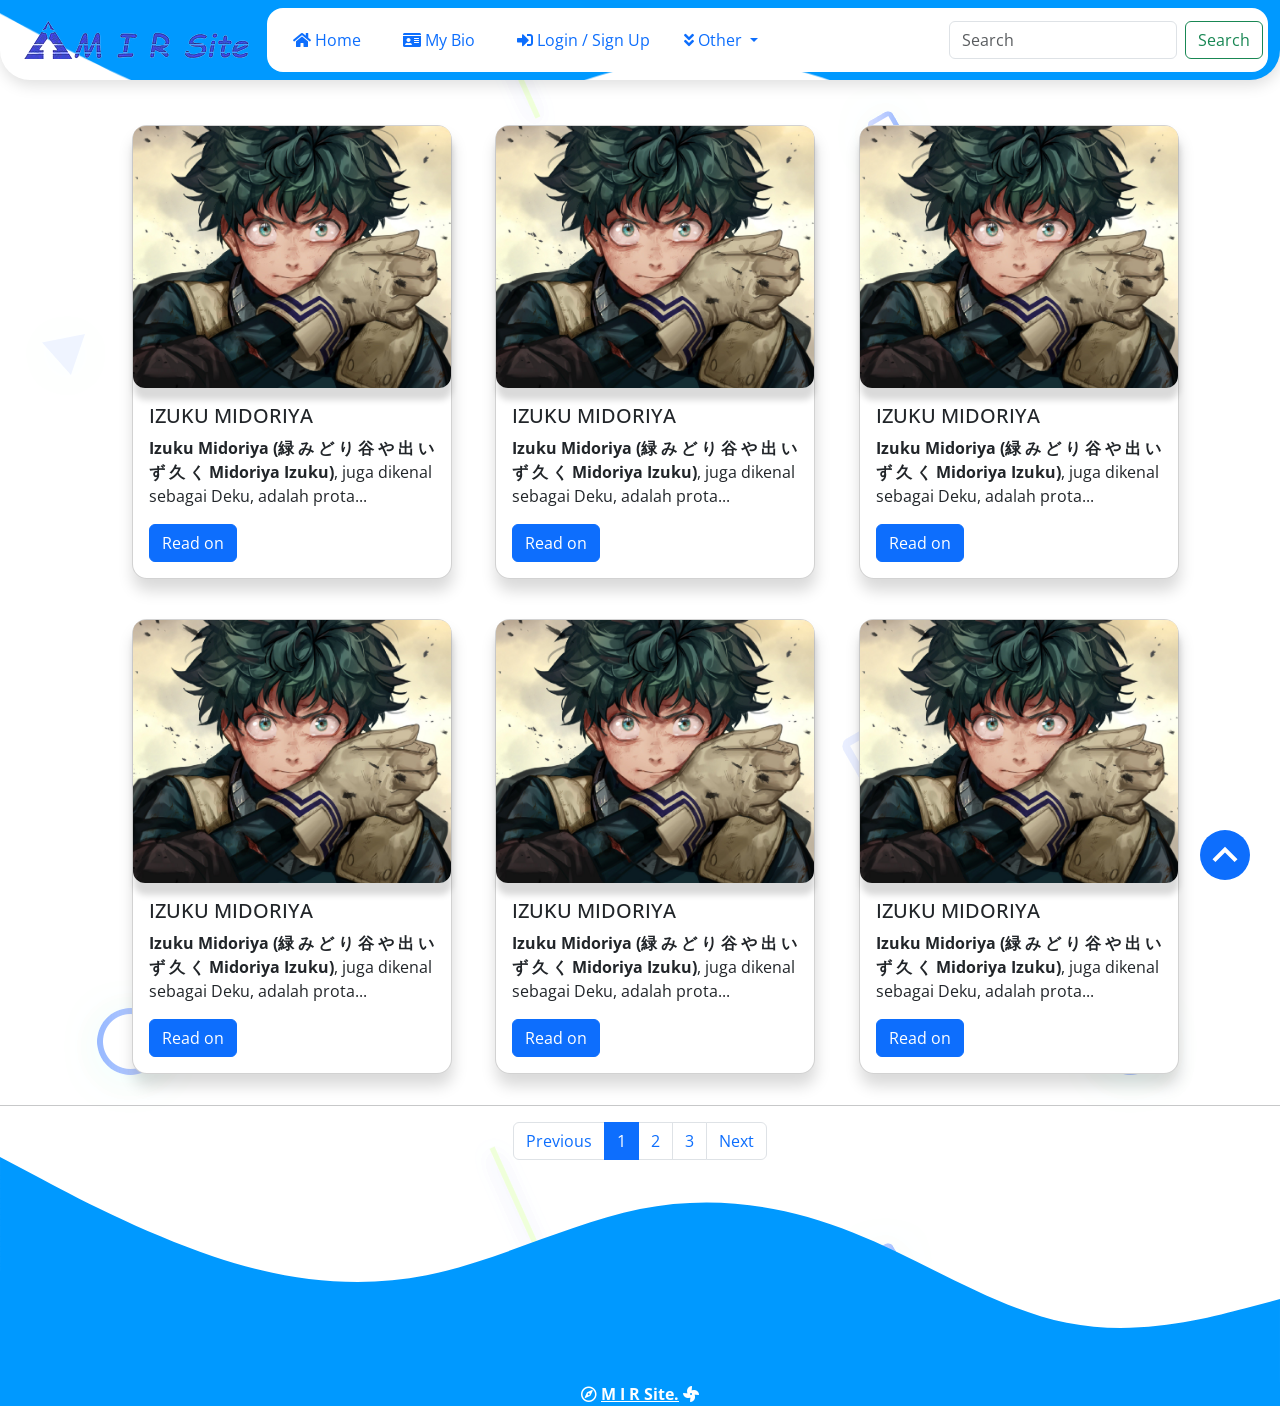
<file: index.html>
<!doctype html>
<html lang="en">

<head>
    <!-- Required meta tags -->
    <meta charset="utf-8">
    <meta name="viewport" content="width=device-width, initial-scale=1">
    <link rel="preconnect" href="https://fonts.gstatic.com">
    <link href="https://fonts.googleapis.com/css2?family=Open+Sans&display=swap" rel="stylesheet">
    <!-- Font Awesome -->
    <link href="https://cdnjs.cloudflare.com/ajax/libs/font-awesome/5.15.1/css/all.min.css" rel="stylesheet" />
    <!-- Bootstrap CSS -->
    <link href="https://cdn.jsdelivr.net/npm/bootstrap@5.0.0-beta3/dist/css/bootstrap.min.css" rel="stylesheet"
        integrity="sha384-eOJMYsd53ii+scO/bJGFsiCZc+5NDVN2yr8+0RDqr0Ql0h+rP48ckxlpbzKgwra6" crossorigin="anonymous">
    <!-- Style CSS -->
    <link rel="stylesheet" href="style.css">
    <title>Home - MIR Site</title>
    <!--fav-icon-->
    <link rel="shortcut icon" href="image/faviconsm.png" />

</head>

<body>
    <!-- navbar -->
    <nav class="navbar fixed-top navbar-expand-lg navbar-light bg-primary"
        style="background-image: url(image/waveup.png);background-size: cover;box-shadow: 1px 5px 15px rgba(0, 0, 0, 0.13);border-radius: 0 0 30px 30px;">

        <div class="container-fluid">
            <a class="navbar-brand" href="index.html">
                <img src="image/logo.png" alt="logoku">
            </a>
            <button class="navbar-toggler" type="button" data-bs-toggle="collapse"
                data-bs-target="#navbarSupportedContent" aria-controls="navbarSupportedContent" aria-expanded="false"
                aria-label="Toggle navigation">
                <span class="navbar-toggler-icon"></span>
            </button>
            <div class="collapse navbar-collapse" id="navbarSupportedContent"
                style="background-color: rgb(255, 255, 255); border-radius: 16px; padding: 5px;">
                <ul class="navbar-nav me-auto mb-2 mb-lg-0">
                    <li class="nav-item">
                        <a class="nav-link active" href="index.html" aria-current="page">
                            <button type="button" class="btn btn-outline-primary "><i class="fas fa-home"></i>
                                Home</button></a>
                    </li>
                    <li class="nav-item">
                        <a class="nav-link" href="bio.html">
                            <button type="button" class="btn btn-outline-primary "><i class="fas fa-id-card"></i> My
                                Bio</button>
                        </a>
                    </li>
                    <li class="nav-item">
                        <a class="nav-link" href="logsign.html">
                            <button type="button" class="btn btn-outline-primary "><i class="fas fa-sign-in-alt"></i>
                                Login / Sign Up</button>
                        </a>
                    </li>

                    <li class="nav-item dropdown" style="padding-top: 8px;">
                        <a class="btn btn-outline-primary dropdown-toggle" role="button" id="dropdownMenuLink"
                            data-bs-toggle="dropdown" aria-expanded="false">
                            <i class="fas fa-angle-double-down"></i> Other
                        </a>
                        <ul class="dropdown-menu" aria-labelledby="navbarDropdown"
                            style="box-shadow: 1px 10px 10px 5px rgba(0, 0, 0, 0.15);">
                            <li><a class="dropdown-item" href="domSelection.html">Praktik - Dom Selection</a></li>
                            <li><a class="dropdown-item" href="domSelectionMod.html">Latihan - Dom Selection</a></li>
                        </ul>

                    </li>
                </ul>

                <form class="d-flex">
                    <input class="form-control me-2" type="search" placeholder="Search" aria-label="Search">
                    <button class="btn btn-outline-success" type="submit">Search</button>
                </form>

            </div>
        </div>
    </nav>

    <!-- konten -->

    <div class="container overflow-visible">
        <div class="row" style="padding-top: 100px;padding-left: 50px;margin-top: calc(var(--bs-gutter-y) * -1);">



            <div class="col-lg-4" style="padding-top: 25px;padding-bottom: 15px;">
                <div class="card" style="width: 20rem;box-shadow: 1px 12px 15px rgba(4, 4, 4, 0.15);">
                    <img src="image/homemidoriya.png" class="card-img-top" alt="deku"
                        style="border-radius: 12px;box-shadow: 1px 12px 6px rgba(4, 4, 4, 0.15);">
                    <div class="card-body">
                        <h5 class="card-title">IZUKU MIDORIYA</h5>
                        <p class="card-text"><b>Izuku Midoriya (緑 み ど り 谷 や 出 い ず 久 く Midoriya Izuku)</b>, juga dikenal
                            sebagai
                            Deku, adalah prota...</p>
                        <a href="deku.html" class="btn btn-primary stretched-link">Read on</a>
                    </div>
                </div>
            </div>


            <div class="col-lg-4" style="padding-top: 25px;padding-bottom: 15px;">
                <div class="card" style="width: 20rem;box-shadow: 1px 12px 15px rgba(4, 4, 4, 0.15);">
                    <img src="image/homemidoriya.png" class="card-img-top" alt="deku"
                        style="border-radius: 12px;box-shadow: 1px 12px 6px rgba(4, 4, 4, 0.15);">
                    <div class="card-body">
                        <h5 class="card-title">IZUKU MIDORIYA</h5>
                        <p class="card-text"><b>Izuku Midoriya (緑 み ど り 谷 や 出 い ず 久 く Midoriya Izuku)</b>, juga dikenal
                            sebagai
                            Deku, adalah prota...</p>
                        <a href="deku.html" class="btn btn-primary stretched-link">Read on</a>
                    </div>
                </div>
            </div>

            <div class="col-lg-4" style="padding-top: 25px;padding-bottom: 15px;">
                <div class="card" style="width: 20rem;box-shadow: 1px 12px 15px rgba(4, 4, 4, 0.15);">
                    <img src="image/homemidoriya.png" class="card-img-top" alt="deku"
                        style="border-radius: 12px;box-shadow: 1px 12px 6px rgba(4, 4, 4, 0.15);">
                    <div class="card-body">
                        <h5 class="card-title">IZUKU MIDORIYA</h5>
                        <p class="card-text"><b>Izuku Midoriya (緑 み ど り 谷 や 出 い ず 久 く Midoriya Izuku)</b>, juga dikenal
                            sebagai
                            Deku, adalah prota...</p>
                        <a href="deku.html" class="btn btn-primary stretched-link">Read on</a>
                    </div>
                </div>
            </div>

            <div class="col-lg-4" style="padding-top: 25px;padding-bottom: 15px;">
                <div class="card" style="width: 20rem;box-shadow: 1px 12px 15px rgba(4, 4, 4, 0.15);">
                    <img src="image/homemidoriya.png" class="card-img-top" alt="deku"
                        style="border-radius: 12px;box-shadow: 1px 12px 6px rgba(4, 4, 4, 0.15);">
                    <div class="card-body">
                        <h5 class="card-title">IZUKU MIDORIYA</h5>
                        <p class="card-text"><b>Izuku Midoriya (緑 み ど り 谷 や 出 い ず 久 く Midoriya Izuku)</b>, juga dikenal
                            sebagai
                            Deku, adalah prota...</p>
                        <a href="deku.html" class="btn btn-primary stretched-link">Read on</a>
                    </div>
                </div>
            </div>

            <div class="col-lg-4" style="padding-top: 25px;padding-bottom: 15px;">
                <div class="card" style="width: 20rem;box-shadow: 1px 12px 15px rgba(4, 4, 4, 0.15);">
                    <img src="image/homemidoriya.png" class="card-img-top" alt="deku"
                        style="border-radius: 12px;box-shadow: 1px 12px 6px rgba(4, 4, 4, 0.15);">
                    <div class="card-body">
                        <h5 class="card-title">IZUKU MIDORIYA</h5>
                        <p class="card-text"><b>Izuku Midoriya (緑 み ど り 谷 や 出 い ず 久 く Midoriya Izuku)</b>, juga dikenal
                            sebagai
                            Deku, adalah prota...</p>
                        <a href="deku.html" class="btn btn-primary stretched-link">Read on</a>
                    </div>
                </div>
            </div>

            <div class="col-lg-4" style="padding-top: 25px;padding-bottom: 15px;">
                <div class="card" style="width: 20rem;box-shadow: 1px 12px 15px rgba(4, 4, 4, 0.15);">
                    <img src="image/homemidoriya.png" class="card-img-top" alt="deku"
                        style="border-radius: 12px;box-shadow: 1px 12px 6px rgba(4, 4, 4, 0.15);">
                    <div class="card-body">
                        <h5 class="card-title">IZUKU MIDORIYA</h5>
                        <p class="card-text"><b>Izuku Midoriya (緑 み ど り 谷 や 出 い ず 久 く Midoriya Izuku)</b>, juga dikenal
                            sebagai
                            Deku, adalah prota...</p>
                        <a href="deku.html" class="btn btn-primary stretched-link">Read on</a>
                    </div>
                </div>
            </div>

        </div>
    </div>



    <hr>
    <!-- footer-->
    <footer>
        <nav aria-label="Page navigation example">
            <ul class="pagination justify-content-center">
                <li class="page-item"><a class="page-link" href="#">Previous</a></li>
                <li class="page-item active"><a class="page-link" href="#">1</a></li>
                <li class="page-item"><a class="page-link" href="#">2</a></li>
                <li class="page-item"><a class="page-link" href="#">3</a></li>
                <li class="page-item"><a class="page-link" href="#">Next</a></li>
            </ul>
        </nav>

        <!-- SVG -->
        <svg xmlns="http://www.w3.org/2000/svg" viewBox="0 0 1440 320" style="margin-top: -76px;">
            <path fill="#0099ff" fill-opacity="1"
                d="M0,64L40,85.3C80,107,160,149,240,176C320,203,400,213,480,197.3C560,181,640,139,720,122.7C800,107,880,117,960,149.3C1040,181,1120,235,1200,250.7C1280,267,1360,245,1400,234.7L1440,224L1440,320L1400,320C1360,320,1280,320,1200,320C1120,320,1040,320,960,320C880,320,800,320,720,320C640,320,560,320,480,320C400,320,320,320,240,320C160,320,80,320,40,320L0,320Z">
            </path>
        </svg>

        <p class="text-center" style="background-color: #0099ff;color: #fff;margin-bottom: 0rem;margin-top: -2px;"><i
                class="far fa-compass fa-spin"></i> <b><u>M I R Site.</i></u></b> <i class="fas fa-fan fa-spin"></i></p>
    </footer>
    <!-- Bootstrap JS -->
    <script src="https://cdn.jsdelivr.net/npm/bootstrap@5.0.0-beta3/dist/js/bootstrap.bundle.min.js"
        integrity="sha384-JEW9xMcG8R+pH31jmWH6WWP0WintQrMb4s7ZOdauHnUtxwoG2vI5DkLtS3qm9Ekf" crossorigin="anonymous">
    </script>
    <script>
        var tooltipTriggerList = [].slice.call(document.querySelectorAll('[data-bs-toggle="tooltip"]'))
        var tooltipList = tooltipTriggerList.map(function (tooltipTriggerEl) {
            return new bootstrap.Tooltip(tooltipTriggerEl)
        })
    </script>
    <a href="#" class="ignielToTop"></a>
</body>

</html>
</file>
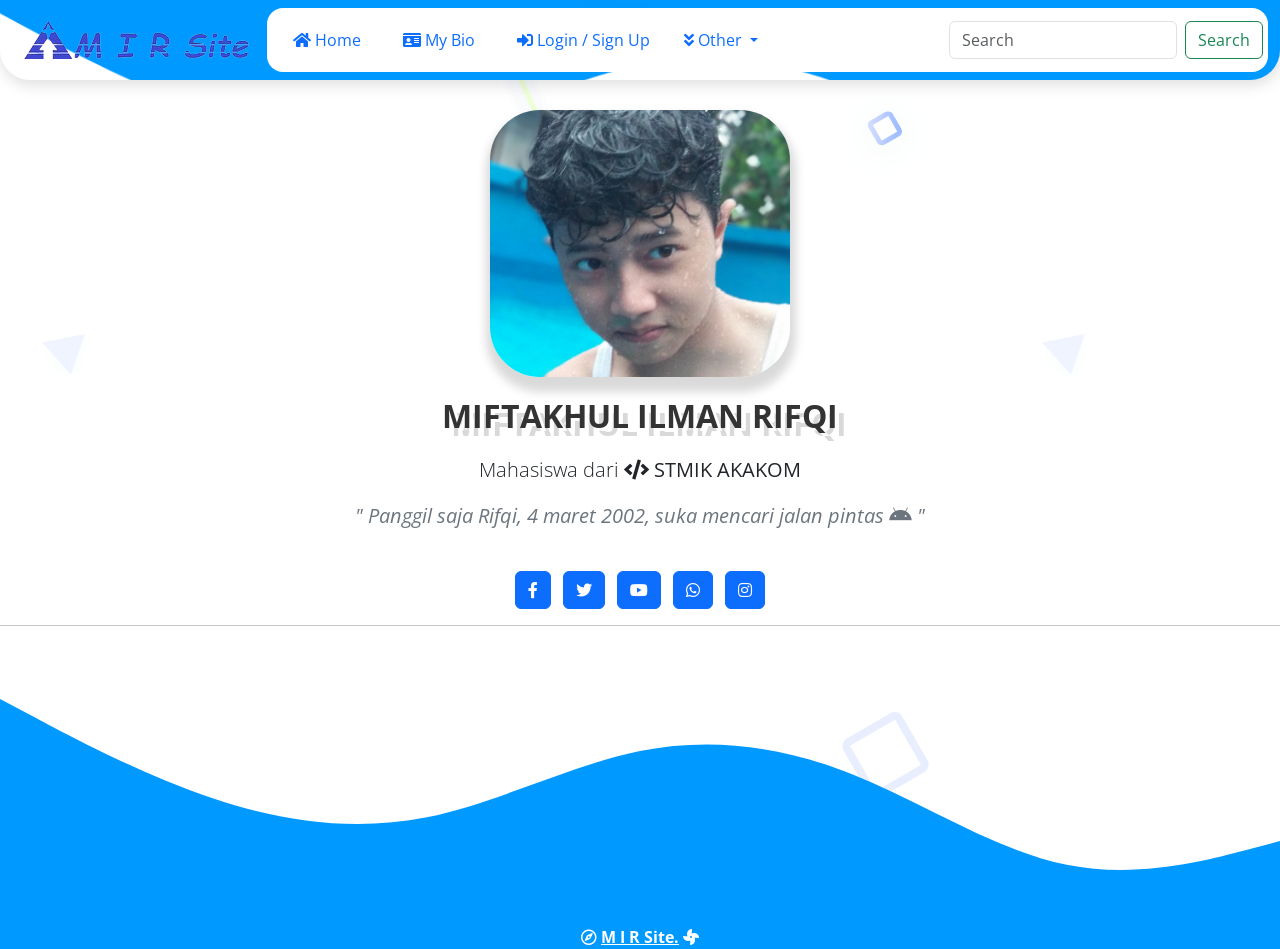
<file: bio.html>
<!doctype html>
<html lang="en">

<head>
    <!-- Required meta tags -->
    <meta charset="utf-8">
    <meta name="viewport" content="width=device-width, initial-scale=1">
    <link rel="preconnect" href="https://fonts.gstatic.com">
    <link href="https://fonts.googleapis.com/css2?family=Open+Sans&display=swap" rel="stylesheet">
    <!-- Font Awesome -->
    <link href="https://cdnjs.cloudflare.com/ajax/libs/font-awesome/5.15.1/css/all.min.css" rel="stylesheet" />
    <!-- Bootstrap CSS -->
    <link href="https://cdn.jsdelivr.net/npm/bootstrap@5.0.0-beta3/dist/css/bootstrap.min.css" rel="stylesheet"
        integrity="sha384-eOJMYsd53ii+scO/bJGFsiCZc+5NDVN2yr8+0RDqr0Ql0h+rP48ckxlpbzKgwra6" crossorigin="anonymous">
    <!-- Style CSS -->
    <link rel="stylesheet" href="style.css">
    <title>My Bio - MIR Site</title>
    <!--fav-icon-->
    <link rel="shortcut icon" href="image/faviconsm.png" />

</head>

<body>
    <!-- navbar -->
    <nav class="navbar fixed-top navbar-expand-lg navbar-light bg-primary"
        style="background-image: url(image/waveup.png);background-size: cover;box-shadow: 1px 5px 15px rgba(0, 0, 0, 0.13);border-radius: 0 0 30px 30px;">

        <div class="container-fluid">
            <a class="navbar-brand" href="index.html">
                <img src="image/logo.png" alt="logoku">
            </a>
            <button class="navbar-toggler" type="button" data-bs-toggle="collapse"
                data-bs-target="#navbarSupportedContent" aria-controls="navbarSupportedContent" aria-expanded="false"
                aria-label="Toggle navigation">
                <span class="navbar-toggler-icon"></span>
            </button>
            <div class="collapse navbar-collapse" id="navbarSupportedContent"
                style="background-color: rgb(255, 255, 255); border-radius: 16px; padding: 5px;">
                <ul class="navbar-nav me-auto mb-2 mb-lg-0">
                    <li class="nav-item">
                        <a class="nav-link active" href="index.html" aria-current="page">
                            <button type="button" class="btn btn-outline-primary "><i class="fas fa-home"></i>
                                Home</button></a>
                    </li>
                    <li class="nav-item">
                        <a class="nav-link" href="bio.html">
                            <button type="button" class="btn btn-outline-primary "><i class="fas fa-id-card"></i> My
                                Bio</button>
                        </a>
                    </li>
                    <li class="nav-item">
                        <a class="nav-link" href="logsign.html">
                            <button type="button" class="btn btn-outline-primary "><i class="fas fa-sign-in-alt"></i>
                                Login / Sign Up</button>
                        </a>
                    </li>

                    <li class="nav-item dropdown" style="padding-top: 8px;">
                        <a class="btn btn-outline-primary dropdown-toggle" role="button" id="dropdownMenuLink"
                            data-bs-toggle="dropdown" aria-expanded="false">
                            <i class="fas fa-angle-double-down"></i> Other
                        </a>
                        <ul class="dropdown-menu" aria-labelledby="navbarDropdown"
                            style="box-shadow: 1px 10px 10px 5px rgba(0, 0, 0, 0.15);">
                            <li><a class="dropdown-item" href="domSelection.html">Praktik - Dom Selection</a></li>
                            <li><a class="dropdown-item" href="domSelectionMod.html">Latihan - Dom Selection</a></li>
                        </ul>
                    </li>
                </ul>

                <form class="d-flex">
                    <input class="form-control me-2" type="search" placeholder="Search" aria-label="Search">
                    <button class="btn btn-outline-success" type="submit">Search</button>
                </form>

            </div>
        </div>
    </nav>

    <!-- konten -->

    <div class="container ">
        <div style="padding-top: 100px;margin-top: calc(var(--bs-gutter-y) * -1);"></div>

        <section class="text-center">
            <img src="image/fotoku.jpg" alt="tampandanberani"
                style="width: 300px;margin-top: 10px;border-radius: 50px;box-shadow: 1px 10px 10px 5px rgba(0, 0, 0, 0.15);"">
            <h1 class=" tulis display-4 fw-bold fs-2" style="margin-top: 20px;">MIFTAKHUL ILMAN RIFQI</h1>
            <p class="lead" style="margin-top: 20px;">
                Mahasiswa dari <i class="fas fa-code"></i> <b class="fs-5">STMIK AKAKOM</b>
            </p>
            <blockquote class="blockquote text-secondary fst-italic ">
                <p>" Panggil saja Rifqi, 4 maret 2002, suka mencari jalan pintas <i class="fab fa-android"></i> " </p>
            </blockquote>
            <br>
            <div class="text-center mb-3">
                <a href="https://web.facebook.com/BozzClax/" target="_blank"><button type="button"
                        class="btn btn-primary btn-floating mx-1">
                        <i class="fab fa-facebook-f"></i>
                    </button></a>

                <a href="https://twitter.com/IlmanMiftakhul?s=09" target="_blank"><button type="button"
                        class="btn btn-primary btn-floating mx-1">
                        <i class="fab fa-twitter"></i>
                    </button></a>

                <a href="https://youtube.com/channel/UCLr9cQIzbUuO8LdWpZK72iQ" target="_blank"><button type="button"
                        class="btn btn-primary btn-floating mx-1">
                        <i class="fab fa-youtube"></i>
                    </button></a>

                <a href="https://api.whatsapp.com/send?phone=6282251204797&text=Hai, Chat-an yuk"
                    target="_blank"><button type="button" class="btn btn-primary btn-floating mx-1">
                        <i class="fab fa-whatsapp"></i>
                    </button></a>

                <a href="https://www.instagram.com/miftakhul_ilman_rifqi/" target="_blank"><button type="button"
                        class="btn btn-primary btn-floating mx-1">
                        <i class="fab fa-instagram"></i>
                    </button></a>
            </div>
        </section>
    </div>
    </div>
    </div>


    <hr>
    <!-- footer -->
    <footer>
        <svg xmlns="http://www.w3.org/2000/svg" viewBox="0 0 1440 320">
            <path fill="#0099ff" fill-opacity="1"
                d="M0,64L40,85.3C80,107,160,149,240,176C320,203,400,213,480,197.3C560,181,640,139,720,122.7C800,107,880,117,960,149.3C1040,181,1120,235,1200,250.7C1280,267,1360,245,1400,234.7L1440,224L1440,320L1400,320C1360,320,1280,320,1200,320C1120,320,1040,320,960,320C880,320,800,320,720,320C640,320,560,320,480,320C400,320,320,320,240,320C160,320,80,320,40,320L0,320Z">
            </path>
        </svg>
        <p class="text-center" style="background-color: #0099ff;color: #fff;margin-bottom: 0rem;margin-top: -2px;"><i
                class="far fa-compass fa-spin"></i> <b><u>M I R Site.</i></u></b> <i class="fas fa-fan fa-spin"></i></p>

    </footer>

    <script src="https://cdn.jsdelivr.net/npm/bootstrap@5.0.0-beta3/dist/js/bootstrap.bundle.min.js"
        integrity="sha384-JEW9xMcG8R+pH31jmWH6WWP0WintQrMb4s7ZOdauHnUtxwoG2vI5DkLtS3qm9Ekf" crossorigin="anonymous">
    </script>
    <script>
        var tooltipTriggerList = [].slice.call(document.querySelectorAll('[data-bs-toggle="tooltip"]'))
        var tooltipList = tooltipTriggerList.map(function (tooltipTriggerEl) {
            return new bootstrap.Tooltip(tooltipTriggerEl)
        })
    </script>
    
</body>

</html>
</file>
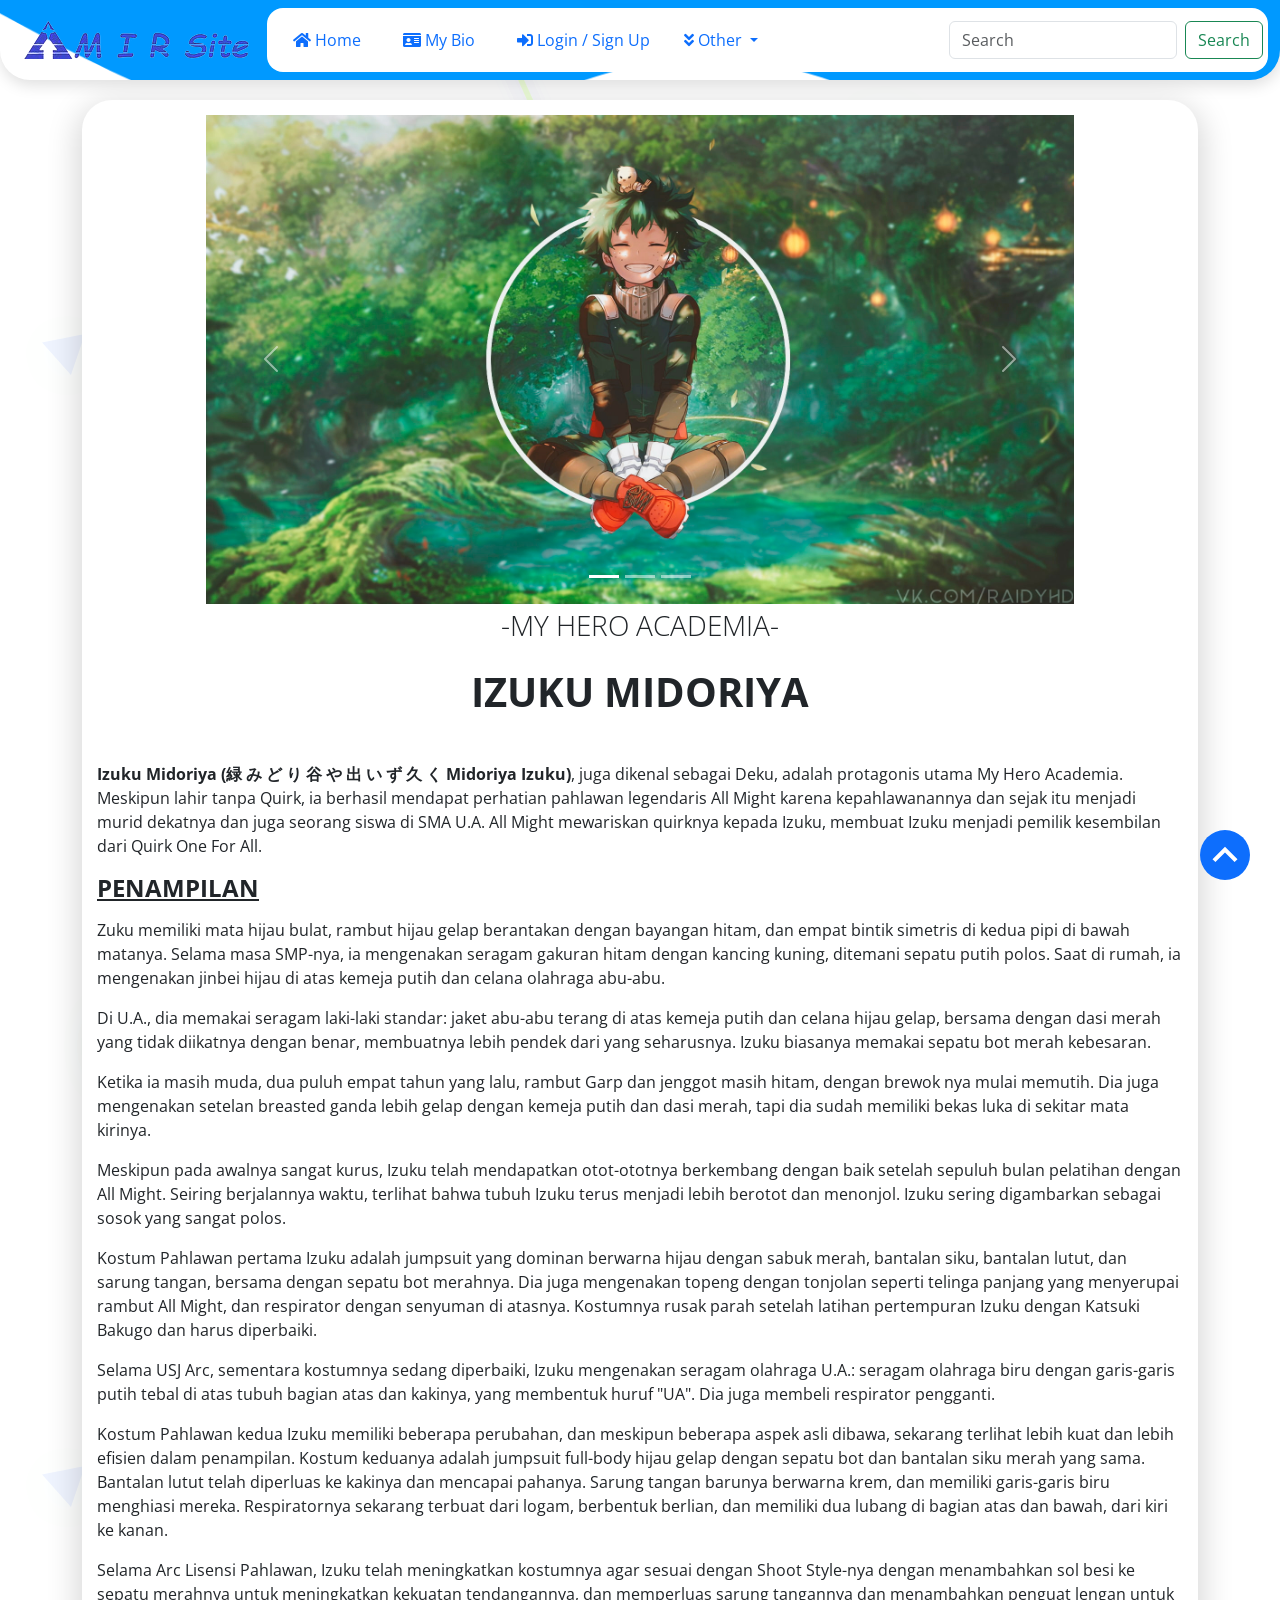
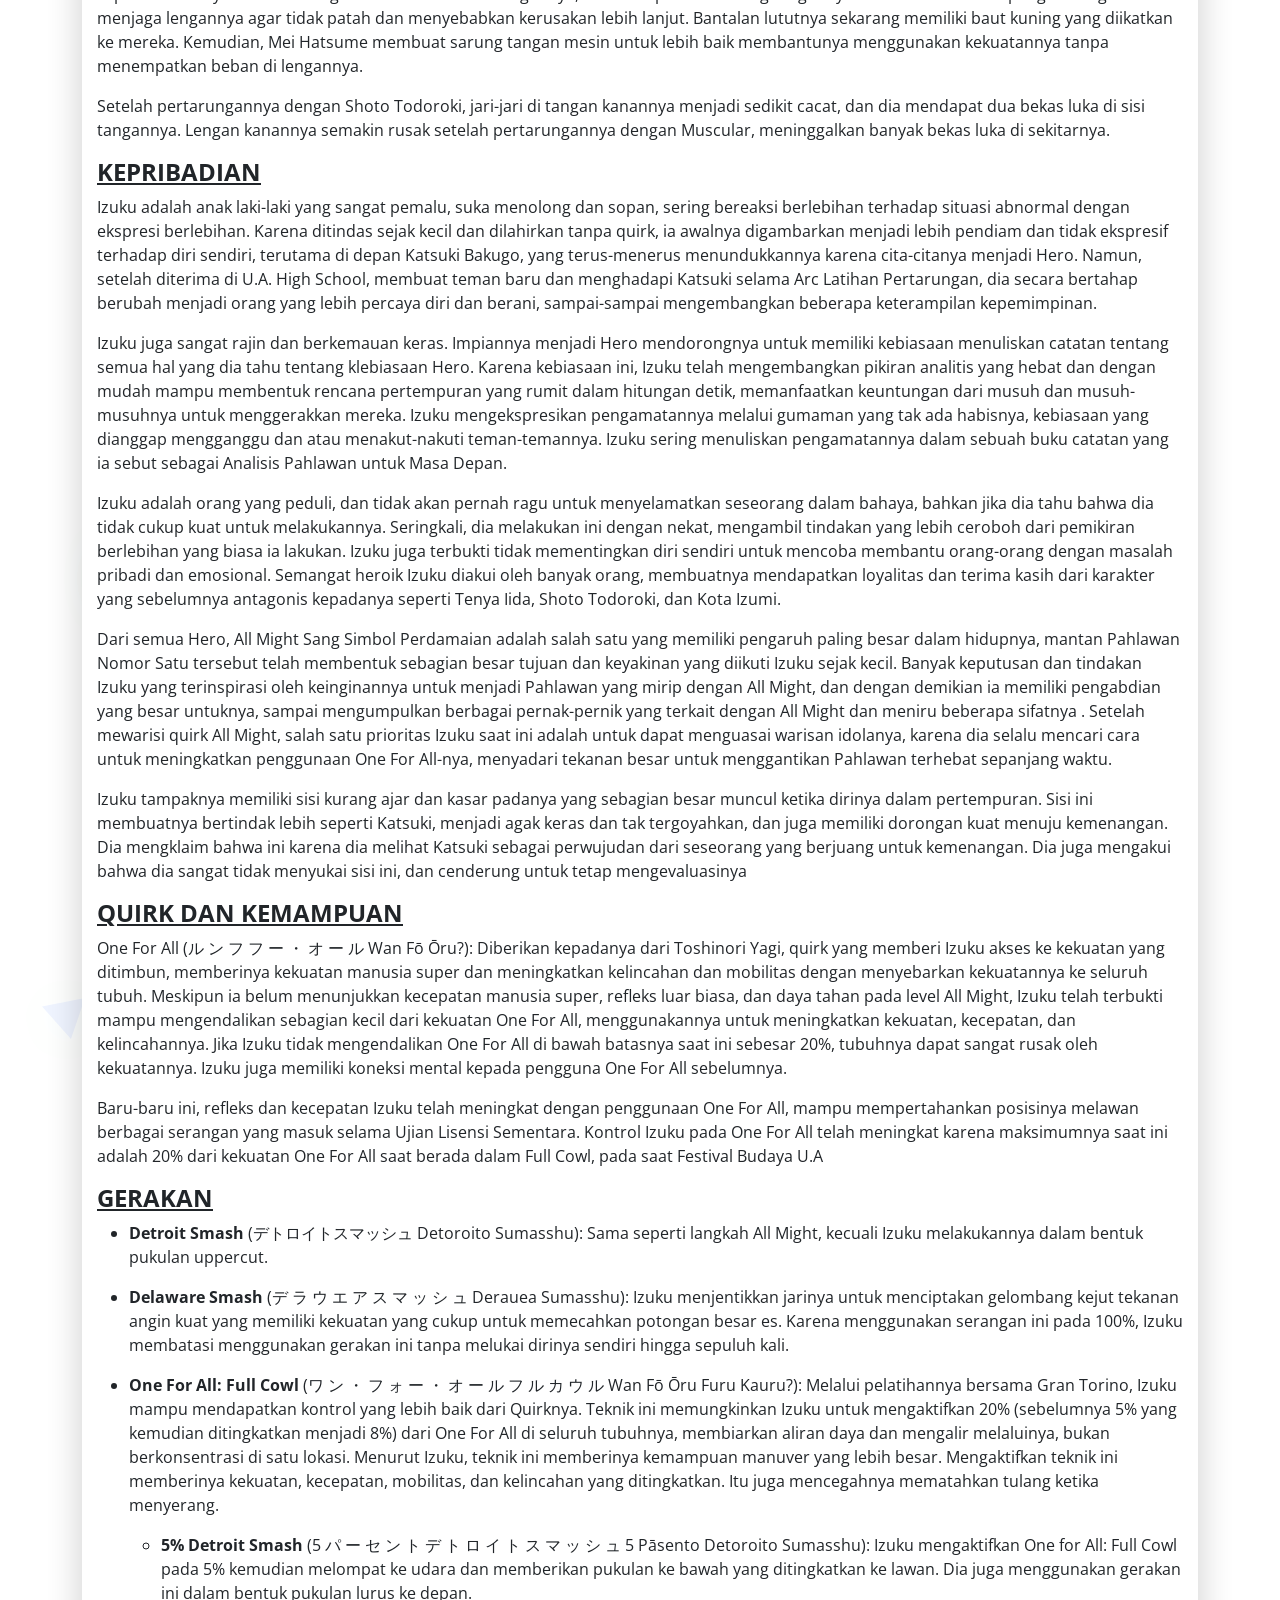
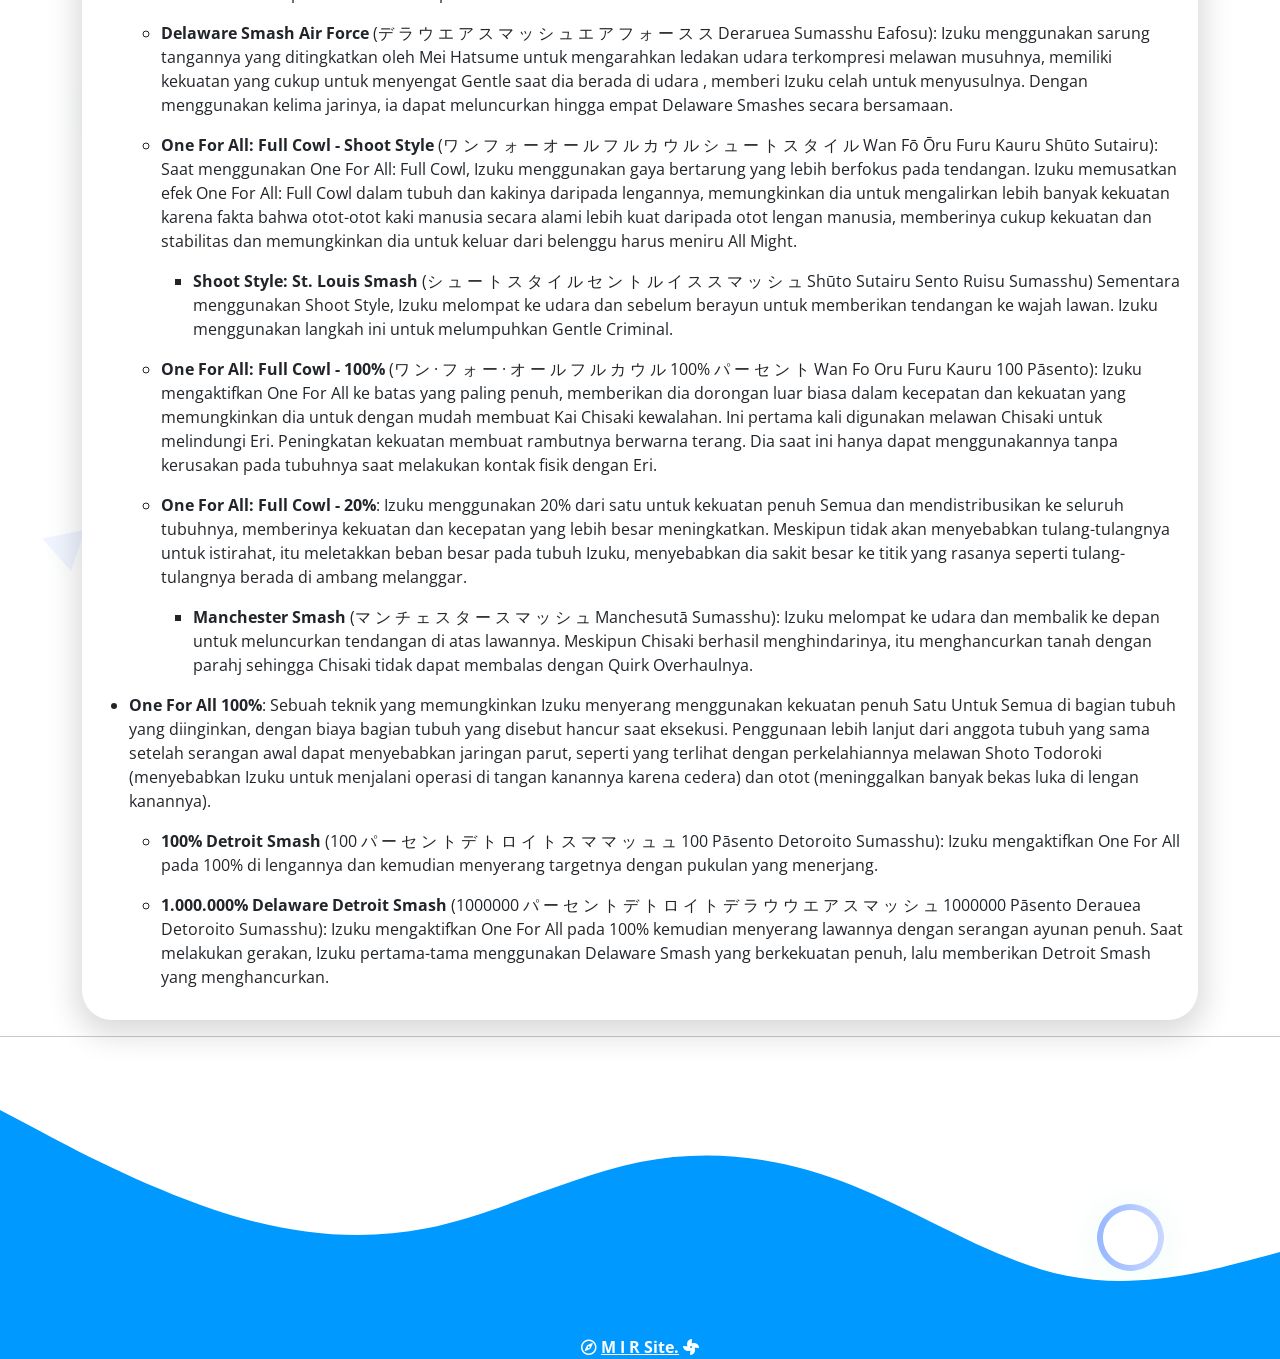
<file: deku.html>
<!doctype html>
<html lang="en">

<head>
    <!-- Required meta tags -->
    <meta charset="utf-8">
    <meta name="viewport" content="width=device-width, initial-scale=1">
    <link rel="preconnect" href="https://fonts.gstatic.com">
    <link href="https://fonts.googleapis.com/css2?family=Open+Sans&display=swap" rel="stylesheet">
    <!-- Font Awesome -->
    <link href="https://cdnjs.cloudflare.com/ajax/libs/font-awesome/5.15.1/css/all.min.css" rel="stylesheet" />
    <!-- Bootstrap CSS -->
    <link href="https://cdn.jsdelivr.net/npm/bootstrap@5.0.0-beta3/dist/css/bootstrap.min.css" rel="stylesheet"
        integrity="sha384-eOJMYsd53ii+scO/bJGFsiCZc+5NDVN2yr8+0RDqr0Ql0h+rP48ckxlpbzKgwra6" crossorigin="anonymous">
    <!-- Style CSS -->
    <link rel="stylesheet" href="style.css">
    <title>Midoriya - MIR Site</title>
    <!--fav-icon-->
    <link rel="shortcut icon" href="image/faviconsm.png" />

</head>

<body>
    <!-- navbar -->
    <nav class="navbar fixed-top navbar-expand-lg navbar-light bg-primary"
        style="background-image: url(image/waveup.png);background-size: cover;box-shadow: 1px 5px 15px rgba(0, 0, 0, 0.13);border-radius: 0 0 30px 30px;">

        <div class="container-fluid">
            <a class="navbar-brand" href="index.html">
                <img src="image/logo.png" alt="logoku">
            </a>
            <button class="navbar-toggler" type="button" data-bs-toggle="collapse"
                data-bs-target="#navbarSupportedContent" aria-controls="navbarSupportedContent" aria-expanded="false"
                aria-label="Toggle navigation">
                <span class="navbar-toggler-icon"></span>
            </button>
            <div class="collapse navbar-collapse" id="navbarSupportedContent"
                style="background-color: rgb(255, 255, 255); border-radius: 16px; padding: 5px;">
                <ul class="navbar-nav me-auto mb-2 mb-lg-0">
                    <li class="nav-item">
                        <a class="nav-link active" href="index.html" aria-current="page">
                            <button type="button" class="btn btn-outline-primary "><i class="fas fa-home"></i>
                                Home</button></a>
                    </li>
                    <li class="nav-item">
                        <a class="nav-link" href="bio.html">
                            <button type="button" class="btn btn-outline-primary "><i class="fas fa-id-card"></i> My
                                Bio</button>
                        </a>
                    </li>
                    <li class="nav-item">
                        <a class="nav-link" href="logsign.html">
                            <button type="button" class="btn btn-outline-primary "><i class="fas fa-sign-in-alt"></i>
                                Login / Sign Up</button>
                        </a>
                    </li>

                    <li class="nav-item dropdown" style="padding-top: 8px;">
                        <a class="btn btn-outline-primary dropdown-toggle" role="button" id="dropdownMenuLink"
                            data-bs-toggle="dropdown" aria-expanded="false">
                            <i class="fas fa-angle-double-down"></i> Other
                        </a>
                        <ul class="dropdown-menu" aria-labelledby="navbarDropdown"
                            style="box-shadow: 1px 10px 10px 5px rgba(0, 0, 0, 0.15);">
                            <li><a class="dropdown-item" href="domSelection.html">Praktik - Dom Selection</a></li>
                            <li><a class="dropdown-item" href="domSelectionMod.html">Latihan - Dom Selection</a></li>
                        </ul>
                    </li>
                </ul>

                <form class="d-flex">
                    <input class="form-control me-2" type="search" placeholder="Search" aria-label="Search">
                    <button class="btn btn-outline-success" type="submit">Search</button>
                </form>

            </div>
        </div>
    </nav>

    <!-- konten -->

    <div class="container ">
        <div style="padding-top: 100px;margin-top: calc(var(--bs-gutter-y) * -1);">

            <section
                style="box-shadow: 0 9px 30px 6px rgba(0, 0, 0, 0.15);;padding: 15px;border-radius: 30px;background-color: rgb(255, 255, 255);">
                <!-- carousel slide -->
                <div id="carouselExampleIndicators" class="carousel slide justify-content-center"
                    data-bs-ride="carousel" style="width: 80%;left: 10%;">
                    <div class="carousel-indicators">
                        <button type="button" data-bs-target="#carouselExampleIndicators" data-bs-slide-to="0"
                            class="active" aria-current="true" aria-label="Slide 1"></button>
                        <button type="button" data-bs-target="#carouselExampleIndicators" data-bs-slide-to="1"
                            aria-label="Slide 2"></button>
                        <button type="button" data-bs-target="#carouselExampleIndicators" data-bs-slide-to="2"
                            aria-label="Slide 3"></button>
                    </div>
                    <div class="carousel-inner">
                        <div class="carousel-item active">
                            <img src="image/midoriya1.jpg" class="img-fluid mx-auto d-block d-block w-100"
                                alt="midoriya1" style="box-shadow: 1px 12px 6px rgba(4, 4, 4, 0.15);">
                        </div>
                        <div class="carousel-item">
                            <img src="image/midoriya2.jpg" class="img-fluid mx-auto d-block d-block w-100"
                                alt="midoriya2" style="box-shadow: 1px 12px 6px rgba(4, 4, 4, 0.15);">
                        </div>
                        <div class="carousel-item">
                            <img src="image/midoriya3.jpg" class="img-fluid mx-auto d-block d-block w-100"
                                alt="midoriya3" style="box-shadow: 1px 12px 6px rgba(4, 4, 4, 0.15);">
                        </div>
                    </div>
                    <button class="carousel-control-prev" type="button" data-bs-target="#carouselExampleIndicators"
                        data-bs-slide="prev">
                        <span class="carousel-control-prev-icon" aria-hidden="true"></span>
                        <span class="visually-hidden">Previous</span>
                    </button>
                    <button class="carousel-control-next" type="button" data-bs-target="#carouselExampleIndicators"
                        data-bs-slide="next">
                        <span class="carousel-control-next-icon" aria-hidden="true"></span>
                        <span class="visually-hidden">Next</span>
                    </button>
                </div>

                <p class="fw-light fs-3 text-center">-MY HERO ACADEMIA-</p>
                <p class="fw-bold fs-1 text-center">IZUKU MIDORIYA</p>

                <p class="lh-base"><br>
                    <b>Izuku Midoriya (緑 み ど り 谷 や 出 い ず 久 く Midoriya Izuku)</b>, juga dikenal sebagai
                    Deku, adalah protagonis utama My Hero Academia.

                    Meskipun lahir tanpa Quirk, ia berhasil mendapat perhatian pahlawan legendaris All Might karena
                    kepahlawanannya dan sejak itu menjadi murid dekatnya dan juga seorang siswa di SMA U.A. All Might
                    mewariskan quirknya kepada Izuku, membuat Izuku menjadi pemilik kesembilan dari Quirk One For All.
                </p>


                <p class="h4 fw-bolder text-decoration-underline">PENAMPILAN</p>
                </p>
                <p class="lh-base">Zuku memiliki mata hijau bulat, rambut hijau gelap berantakan dengan bayangan hitam,
                    dan empat bintik simetris di kedua pipi di bawah matanya. Selama masa SMP-nya, ia mengenakan seragam
                    gakuran hitam dengan kancing kuning, ditemani sepatu putih polos. Saat di rumah, ia mengenakan
                    jinbei hijau di atas kemeja putih dan celana olahraga abu-abu.</p>

                <p class="lh-base">Di U.A., dia memakai seragam laki-laki standar: jaket abu-abu terang di atas kemeja
                    putih dan celana hijau gelap, bersama dengan dasi merah yang tidak diikatnya dengan benar,
                    membuatnya lebih pendek dari yang seharusnya. Izuku biasanya memakai sepatu bot merah kebesaran.</p>
                <p class="lh-base">Ketika ia masih muda, dua puluh empat tahun yang lalu, rambut Garp dan jenggot
                    masih
                    hitam, dengan brewok nya mulai memutih. Dia juga mengenakan setelan breasted ganda lebih gelap
                    dengan kemeja putih dan dasi merah, tapi dia sudah memiliki bekas luka di sekitar mata kirinya.
                </p>
                <p class="lh-base">Meskipun pada awalnya sangat kurus, Izuku telah mendapatkan otot-ototnya berkembang
                    dengan baik setelah sepuluh bulan pelatihan dengan All Might. Seiring berjalannya waktu, terlihat
                    bahwa tubuh Izuku terus menjadi lebih berotot dan menonjol. Izuku sering digambarkan sebagai sosok
                    yang sangat polos.</p>
                <p class="lh-base">Kostum Pahlawan pertama Izuku adalah jumpsuit yang dominan berwarna hijau dengan
                    sabuk merah, bantalan siku, bantalan lutut, dan sarung tangan, bersama dengan sepatu bot merahnya.
                    Dia juga mengenakan topeng dengan tonjolan seperti telinga panjang yang menyerupai rambut All Might,
                    dan respirator dengan senyuman di atasnya. Kostumnya rusak parah setelah latihan pertempuran Izuku
                    dengan Katsuki Bakugo dan harus diperbaiki.</p>
                <p class="lh-base">Selama USJ Arc, sementara kostumnya sedang diperbaiki, Izuku mengenakan seragam
                    olahraga U.A.: seragam olahraga biru dengan garis-garis putih tebal di atas tubuh bagian atas dan
                    kakinya, yang membentuk huruf "UA". Dia juga membeli respirator pengganti.</p>
                <p class="lh-base">Kostum Pahlawan kedua Izuku memiliki beberapa perubahan, dan meskipun beberapa aspek
                    asli dibawa, sekarang terlihat lebih kuat dan lebih efisien dalam penampilan. Kostum keduanya adalah
                    jumpsuit full-body hijau gelap dengan sepatu bot dan bantalan siku merah yang sama. Bantalan lutut
                    telah diperluas ke kakinya dan mencapai pahanya. Sarung tangan barunya berwarna krem, dan memiliki
                    garis-garis biru menghiasi mereka. Respiratornya sekarang terbuat dari logam, berbentuk berlian, dan
                    memiliki dua lubang di bagian atas dan bawah, dari kiri ke kanan.</p>
                <p class="lh-base">Selama Arc Lisensi Pahlawan, Izuku telah meningkatkan kostumnya agar sesuai dengan
                    Shoot Style-nya dengan menambahkan sol besi ke sepatu merahnya untuk meningkatkan kekuatan
                    tendangannya, dan memperluas sarung tangannya dan menambahkan penguat lengan untuk menjaga lengannya
                    agar tidak patah dan menyebabkan kerusakan lebih lanjut. Bantalan lututnya sekarang memiliki baut
                    kuning yang diikatkan ke mereka. Kemudian, Mei Hatsume membuat sarung tangan mesin untuk lebih baik
                    membantunya menggunakan kekuatannya tanpa menempatkan beban di lengannya.</p>
                <p class="lh-base">Setelah pertarungannya dengan Shoto Todoroki, jari-jari di tangan kanannya menjadi
                    sedikit cacat, dan dia mendapat dua bekas luka di sisi tangannya. Lengan kanannya semakin rusak
                    setelah pertarungannya dengan Muscular, meninggalkan banyak bekas luka di sekitarnya.</p>

                <p class="h4 fw-bolder text-decoration-underline">KEPRIBADIAN</p>
                <p class="lh-base">Izuku adalah anak laki-laki yang sangat pemalu, suka menolong dan sopan, sering
                    bereaksi berlebihan terhadap situasi abnormal dengan ekspresi berlebihan. Karena ditindas sejak
                    kecil dan dilahirkan tanpa quirk, ia awalnya digambarkan menjadi lebih pendiam dan tidak ekspresif
                    terhadap diri sendiri, terutama di depan Katsuki Bakugo, yang terus-menerus menundukkannya karena
                    cita-citanya menjadi Hero. Namun, setelah diterima di U.A. High School, membuat teman baru dan
                    menghadapi Katsuki selama Arc Latihan Pertarungan, dia secara bertahap berubah menjadi orang yang
                    lebih percaya diri dan berani, sampai-sampai mengembangkan beberapa keterampilan kepemimpinan.</p>
                <p class="lh-base">Izuku juga sangat rajin dan berkemauan keras. Impiannya menjadi Hero mendorongnya
                    untuk memiliki kebiasaan menuliskan catatan tentang semua hal yang dia tahu tentang klebiasaan Hero.
                    Karena kebiasaan ini, Izuku telah mengembangkan pikiran analitis yang hebat dan dengan mudah mampu
                    membentuk rencana pertempuran yang rumit dalam hitungan detik, memanfaatkan keuntungan dari musuh
                    dan musuh-musuhnya untuk menggerakkan mereka. Izuku mengekspresikan pengamatannya melalui gumaman
                    yang tak ada habisnya, kebiasaan yang dianggap mengganggu dan atau menakut-nakuti teman-temannya.
                    Izuku sering menuliskan pengamatannya dalam sebuah buku catatan yang ia sebut sebagai Analisis
                    Pahlawan untuk Masa Depan. </p>
                <p class="lh-base">Izuku adalah orang yang peduli, dan tidak akan pernah ragu untuk menyelamatkan
                    seseorang dalam bahaya, bahkan jika dia tahu bahwa dia tidak cukup kuat untuk melakukannya.
                    Seringkali, dia melakukan ini dengan nekat, mengambil tindakan yang lebih ceroboh dari pemikiran
                    berlebihan yang biasa ia lakukan. Izuku juga terbukti tidak mementingkan diri sendiri untuk mencoba
                    membantu orang-orang dengan masalah pribadi dan emosional. Semangat heroik Izuku diakui oleh banyak
                    orang, membuatnya mendapatkan loyalitas dan terima kasih dari karakter yang sebelumnya antagonis
                    kepadanya seperti Tenya Iida, Shoto Todoroki, dan Kota Izumi. </p>
                <p class="lh-base">Dari semua Hero, All Might Sang Simbol Perdamaian adalah salah satu yang memiliki
                    pengaruh paling besar dalam hidupnya, mantan Pahlawan Nomor Satu tersebut telah membentuk sebagian
                    besar tujuan dan keyakinan yang diikuti Izuku sejak kecil. Banyak keputusan dan tindakan Izuku yang
                    terinspirasi oleh keinginannya untuk menjadi Pahlawan yang mirip dengan All Might, dan dengan
                    demikian ia memiliki pengabdian yang besar untuknya, sampai mengumpulkan berbagai pernak-pernik yang
                    terkait dengan All Might dan meniru beberapa sifatnya . Setelah mewarisi quirk All Might, salah satu
                    prioritas Izuku saat ini adalah untuk dapat menguasai warisan idolanya, karena dia selalu mencari
                    cara untuk meningkatkan penggunaan One For All-nya, menyadari tekanan besar untuk menggantikan
                    Pahlawan terhebat sepanjang waktu. </p>
                <p class="lh-base">Izuku tampaknya memiliki sisi kurang ajar dan kasar padanya yang sebagian besar
                    muncul ketika dirinya dalam pertempuran. Sisi ini membuatnya bertindak lebih seperti Katsuki,
                    menjadi agak keras dan tak tergoyahkan, dan juga memiliki dorongan kuat menuju kemenangan. Dia
                    mengklaim bahwa ini karena dia melihat Katsuki sebagai perwujudan dari seseorang yang berjuang untuk
                    kemenangan. Dia juga mengakui bahwa dia sangat tidak menyukai sisi ini, dan cenderung untuk tetap
                    mengevaluasinya </p>

                <p class="h4 fw-bolder text-decoration-underline">QUIRK DAN KEMAMPUAN</p>
                <p class="lh-base">One For All (ル ン フ フ ー ・ オ ー ル Wan Fō Ōru?): Diberikan kepadanya dari Toshinori Yagi,
                    quirk yang memberi Izuku akses ke kekuatan yang ditimbun, memberinya kekuatan manusia super dan
                    meningkatkan kelincahan dan mobilitas dengan menyebarkan kekuatannya ke seluruh tubuh. Meskipun ia
                    belum menunjukkan kecepatan manusia super, refleks luar biasa, dan daya tahan pada level All Might,
                    Izuku telah terbukti mampu mengendalikan sebagian kecil dari kekuatan One For All, menggunakannya
                    untuk meningkatkan kekuatan, kecepatan, dan kelincahannya. Jika Izuku tidak mengendalikan One For
                    All di bawah batasnya saat ini sebesar 20%, tubuhnya dapat sangat rusak oleh kekuatannya. Izuku juga
                    memiliki koneksi mental kepada pengguna One For All sebelumnya. </p>
                <p class="lh-base">Baru-baru ini, refleks dan kecepatan Izuku telah meningkat dengan penggunaan One For
                    All, mampu mempertahankan posisinya melawan berbagai serangan yang masuk selama Ujian Lisensi
                    Sementara. Kontrol Izuku pada One For All telah meningkat karena maksimumnya saat ini adalah 20%
                    dari kekuatan One For All saat berada dalam Full Cowl, pada saat Festival Budaya U.A </p>

                <p class="h4 fw-bolder text-decoration-underline">GERAKAN</p>
                <ul>
                    <li>
                        <p class="lh-base"><b>Detroit Smash</b> (デトロイトスマッシュ Detoroito Sumasshu): Sama seperti langkah
                            All
                            Might, kecuali Izuku melakukannya dalam bentuk pukulan uppercut.</p>
                    </li>
                </ul>
                <ul>
                    <li>
                        <p class="lh-base"><b>Delaware Smash</b> (デ ラ ウ エ ア ス マ ッ シ ュ Derauea Sumasshu): Izuku
                            menjentikkan
                            jarinya untuk menciptakan gelombang kejut tekanan angin kuat yang memiliki kekuatan yang
                            cukup untuk memecahkan potongan besar es. Karena menggunakan serangan ini pada 100%, Izuku
                            membatasi menggunakan gerakan ini tanpa melukai dirinya sendiri hingga sepuluh kali.</p>
                    </li>
                </ul>
                <ul>
                    <li>
                        <p class="lh-base"><b>One For All: Full Cowl</b> (ワ ン ・ フ ォ ー ・ オ ー ル フ ル カ ウ ル Wan Fō Ōru Furu
                            Kauru?): Melalui pelatihannya bersama Gran Torino, Izuku mampu mendapatkan kontrol yang
                            lebih baik dari Quirknya. Teknik ini memungkinkan Izuku untuk mengaktifkan 20% (sebelumnya
                            5% yang kemudian ditingkatkan menjadi 8%) dari One For All di seluruh tubuhnya, membiarkan
                            aliran daya dan mengalir melaluinya, bukan berkonsentrasi di satu lokasi. Menurut Izuku,
                            teknik ini memberinya kemampuan manuver yang lebih besar. Mengaktifkan teknik ini memberinya
                            kekuatan, kecepatan, mobilitas, dan kelincahan yang ditingkatkan. Itu juga mencegahnya
                            mematahkan tulang ketika menyerang. </p>
                    </li>
                </ul>
                <ul>
                    <ul>
                        <li>
                            <p class="lh-base"><b>5% Detroit Smash</b> (5 パ ー セ ン ト デ ト ロ イ ト ス マ ッ シ ュ 5 Pāsento
                                Detoroito
                                Sumasshu): Izuku mengaktifkan One for All: Full Cowl pada 5% kemudian melompat ke udara
                                dan memberikan pukulan ke bawah yang ditingkatkan ke lawan. Dia juga menggunakan gerakan
                                ini dalam bentuk pukulan lurus ke depan.</p>
                        </li>
                    </ul>
                </ul>
                </li>
                <ul>
                    <ul>
                        <li>
                            <p class="lh-base"><b>Delaware Smash Air Force</b> (デ ラ ウ エ ア ス マ ッ シ ュ エ ア フ ォ ー ス ス
                                Deraruea
                                Sumasshu Eafosu): Izuku menggunakan sarung tangannya yang ditingkatkan oleh Mei Hatsume
                                untuk mengarahkan ledakan udara terkompresi melawan musuhnya, memiliki kekuatan yang
                                cukup untuk menyengat Gentle saat dia berada di udara , memberi Izuku celah untuk
                                menyusulnya. Dengan menggunakan kelima jarinya, ia dapat meluncurkan hingga empat
                                Delaware Smashes secara bersamaan.</p>
                        </li>
                    </ul>
                </ul>
                <ul>
                    <ul>
                        <li>
                            <p class="lh-base"><b>One For All: Full Cowl - Shoot Style</b> (ワ ン フ ォ ー オ ー ル フ ル カ ウ ル シ
                                ュ ー ト ス
                                タ イ ル Wan Fō Ōru Furu Kauru Shūto Sutairu): Saat menggunakan One For All: Full Cowl,
                                Izuku menggunakan gaya bertarung yang lebih berfokus pada tendangan. Izuku memusatkan
                                efek One For All: Full Cowl dalam tubuh dan kakinya daripada lengannya, memungkinkan dia
                                untuk mengalirkan lebih banyak kekuatan karena fakta bahwa otot-otot kaki manusia secara
                                alami lebih kuat daripada otot lengan manusia, memberinya cukup kekuatan dan stabilitas
                                dan memungkinkan dia untuk keluar dari belenggu harus meniru All Might. </p>
                        </li>
                    </ul>
                </ul>
                <ul>
                    <ul>
                        <ul>
                            <li>
                                <p class="lh-base"><b>Shoot Style: St. Louis Smash</b> (シ ュ ー ト ス タ イ ル セ ン ト ル イ ス ス マ
                                    ッ シ ュ
                                    Shūto Sutairu Sento Ruisu Sumasshu) Sementara menggunakan Shoot Style, Izuku
                                    melompat ke udara dan sebelum berayun untuk memberikan tendangan ke wajah lawan.
                                    Izuku menggunakan langkah ini untuk melumpuhkan Gentle Criminal.</p>
                            </li>
                        </ul>
                    </ul>
                </ul>
                <ul>
                    <ul>
                        <li>
                            <p class="lh-base"><b>One For All: Full Cowl - 100%</b> (ワ ン · フ ォ ー · オ ー ル フ ル カ ウ ル 100%
                                パ ー セ ン
                                ト Wan Fo Oru Furu Kauru 100 Pāsento): Izuku mengaktifkan One For All ke batas yang
                                paling penuh, memberikan dia dorongan luar biasa dalam kecepatan dan kekuatan yang
                                memungkinkan dia untuk dengan mudah membuat Kai Chisaki kewalahan. Ini pertama kali
                                digunakan melawan Chisaki untuk melindungi Eri. Peningkatan kekuatan membuat rambutnya
                                berwarna terang. Dia saat ini hanya dapat menggunakannya tanpa kerusakan pada tubuhnya
                                saat melakukan kontak fisik dengan Eri.</p>
                        </li>
                    </ul>
                </ul>
                <ul>
                    <ul>
                        <li>
                            <p class="lh-base"><b>One For All: Full Cowl - 20%</b>: Izuku menggunakan 20% dari satu
                                untuk
                                kekuatan penuh Semua dan mendistribusikan ke seluruh tubuhnya, memberinya kekuatan dan
                                kecepatan yang lebih besar meningkatkan. Meskipun tidak akan menyebabkan
                                tulang-tulangnya untuk istirahat, itu meletakkan beban besar pada tubuh Izuku,
                                menyebabkan dia sakit besar ke titik yang rasanya seperti tulang-tulangnya berada di
                                ambang melanggar.</p>
                    </ul>
                </ul>
                <ul>
                    <ul>
                        <ul>
                            <li>
                                <p class="lh-base"><b>Manchester Smash</b> (マ ン チ ェ ス タ ー ス マ ッ シ ュ Manchesutā
                                    Sumasshu): Izuku
                                    melompat ke udara dan membalik ke depan untuk meluncurkan tendangan di atas
                                    lawannya. Meskipun Chisaki berhasil menghindarinya, itu menghancurkan tanah dengan
                                    parahj sehingga Chisaki tidak dapat membalas dengan Quirk Overhaulnya.</p>
                            </li>
                        </ul>
                    </ul>
                </ul>
                <ul>
                    <li>
                        <p class="lh-base"><b>One For All 100%</b>: Sebuah teknik yang memungkinkan Izuku menyerang
                            menggunakan
                            kekuatan penuh Satu Untuk Semua di bagian tubuh yang diinginkan, dengan biaya bagian tubuh
                            yang disebut hancur saat eksekusi. Penggunaan lebih lanjut dari anggota tubuh yang sama
                            setelah serangan awal dapat menyebabkan jaringan parut, seperti yang terlihat dengan
                            perkelahiannya melawan Shoto Todoroki (menyebabkan Izuku untuk menjalani operasi di tangan
                            kanannya karena cedera) dan otot (meninggalkan banyak bekas luka di lengan kanannya).</p>
                    </li>
                </ul>
                <ul>
                    <ul>
                        <li>
                            <p class="lh-base"><b>100% Detroit Smash</b> (100 パ ー セ ン ト デ ト ロ イ ト ス マ マ ッ ュ ュ 100
                                Pāsento
                                Detoroito Sumasshu): Izuku mengaktifkan One For All pada 100% di lengannya dan kemudian
                                menyerang targetnya dengan pukulan yang menerjang.</p>
                    </ul>
                </ul>
                <ul>
                    <ul>
                        <li>
                            <p class="lh-base"><b>1.000.000% Delaware Detroit Smash </b>(1000000 パ ー セ ン ト デ ト ロ イ ト デ ラ
                                ウ ウ エ
                                ア ス マ ッ シ ュ 1000000 Pāsento Derauea Detoroito Sumasshu): Izuku mengaktifkan One For All
                                pada 100% kemudian menyerang lawannya dengan serangan ayunan penuh. Saat melakukan
                                gerakan, Izuku pertama-tama menggunakan Delaware Smash yang berkekuatan penuh, lalu
                                memberikan Detroit Smash yang menghancurkan.</p>
                    </ul>
                </ul>
            </section>
        </div>
    </div>
    </div>


    <hr>
    <!-- footer -->
    <footer>
        <svg xmlns="http://www.w3.org/2000/svg" viewBox="0 0 1440 320">
            <path fill="#0099ff" fill-opacity="1"
                d="M0,64L40,85.3C80,107,160,149,240,176C320,203,400,213,480,197.3C560,181,640,139,720,122.7C800,107,880,117,960,149.3C1040,181,1120,235,1200,250.7C1280,267,1360,245,1400,234.7L1440,224L1440,320L1400,320C1360,320,1280,320,1200,320C1120,320,1040,320,960,320C880,320,800,320,720,320C640,320,560,320,480,320C400,320,320,320,240,320C160,320,80,320,40,320L0,320Z">
            </path>
        </svg>


        <p class="text-center" style="background-color: #0099ff;color: #fff;margin-bottom: 0rem;margin-top: -2px;"><i
                class="far fa-compass fa-spin"></i> <b><u>M I R Site.</i></u></b> <i class="fas fa-fan fa-spin"></i></p>

    </footer>

    <script src="https://cdn.jsdelivr.net/npm/bootstrap@5.0.0-beta3/dist/js/bootstrap.bundle.min.js"
        integrity="sha384-JEW9xMcG8R+pH31jmWH6WWP0WintQrMb4s7ZOdauHnUtxwoG2vI5DkLtS3qm9Ekf" crossorigin="anonymous">
    </script>
    <script>
        var tooltipTriggerList = [].slice.call(document.querySelectorAll('[data-bs-toggle="tooltip"]'))
        var tooltipList = tooltipTriggerList.map(function (tooltipTriggerEl) {
            return new bootstrap.Tooltip(tooltipTriggerEl)
        })
    </script>
    <a href="#" class="ignielToTop"></a>
</body>

</html>
</file>
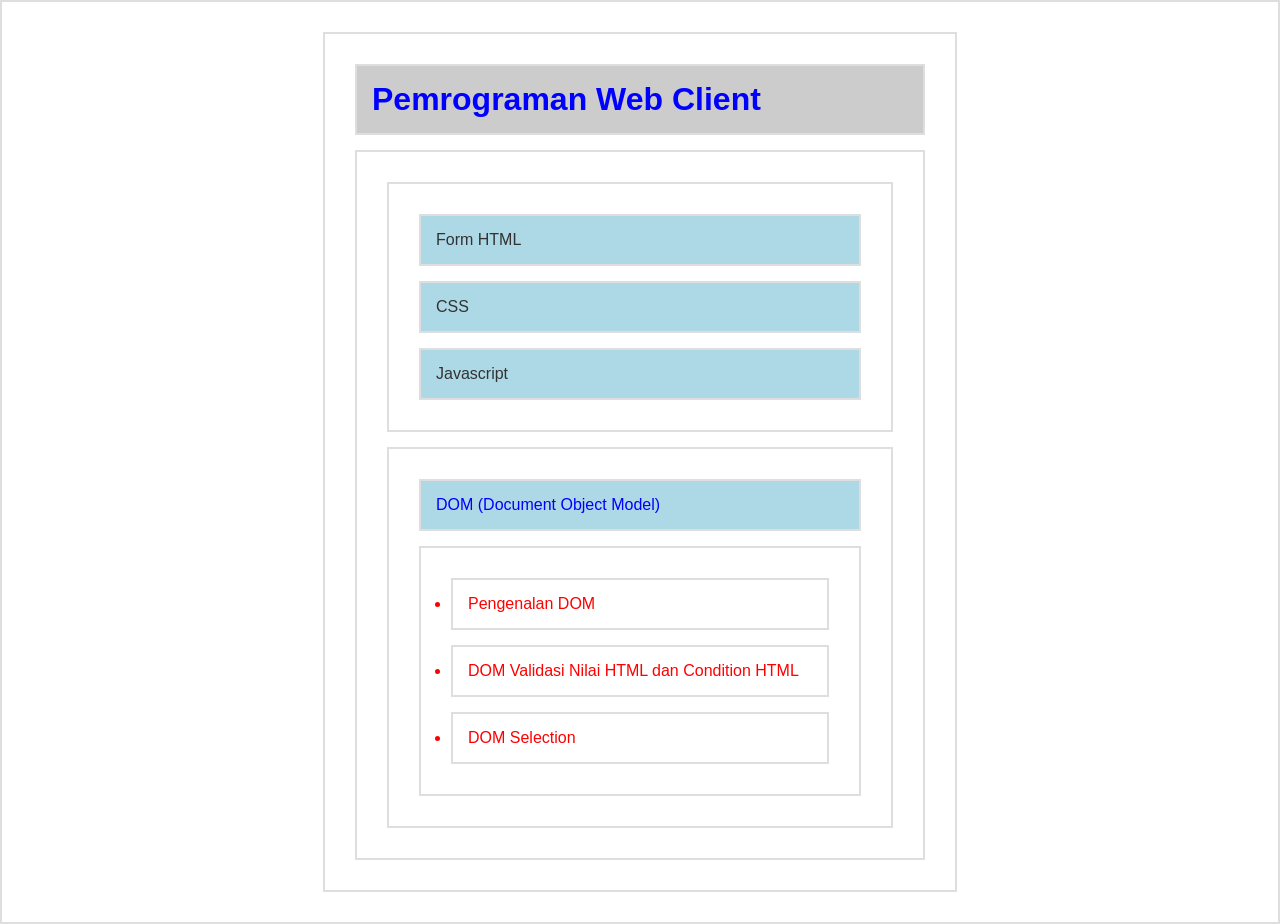
<file: domSelection.html>
<!DOCTYPE html>
<html lang="en">

<head>
    <meta charset="UTF-8">
    <meta name="viewport" content="width=device-width, initial-scale=1.0">
    <title>Praktik - Dom Selection</title>
    <style>
        * {
            border: 2px solid #dedede;
            padding: 15px;
            margin: 15px;
        }

        html {
            margin: 0;
            padding: 0;
        }

        body {
            max-width: 600px;
            margin: 30px auto;
            font-family: sans-serif;
            color: #333;
        }
    </style>
</head>

<body>
    <h1 id="judul">PWC</h1>
    <div id="container">
        <section id="a">
            <p class="p1">Form HTML</p>
            <p class="p2">CSS</p>
            <p class="p3">Javascript</p>
        </section>
        <section id="b">
            <p class="p4">DOM (Document Object Model)</p>
            <ul>
                <li>Pengenalan DOM</li>
                <li>DOM Validasi Nilai HTML dan Condition HTML</li>
                <li>DOM Selection</li>
            </ul>
        </section>
    </div>
    <script src="script.js"></script>
</body>

</html>
</file>
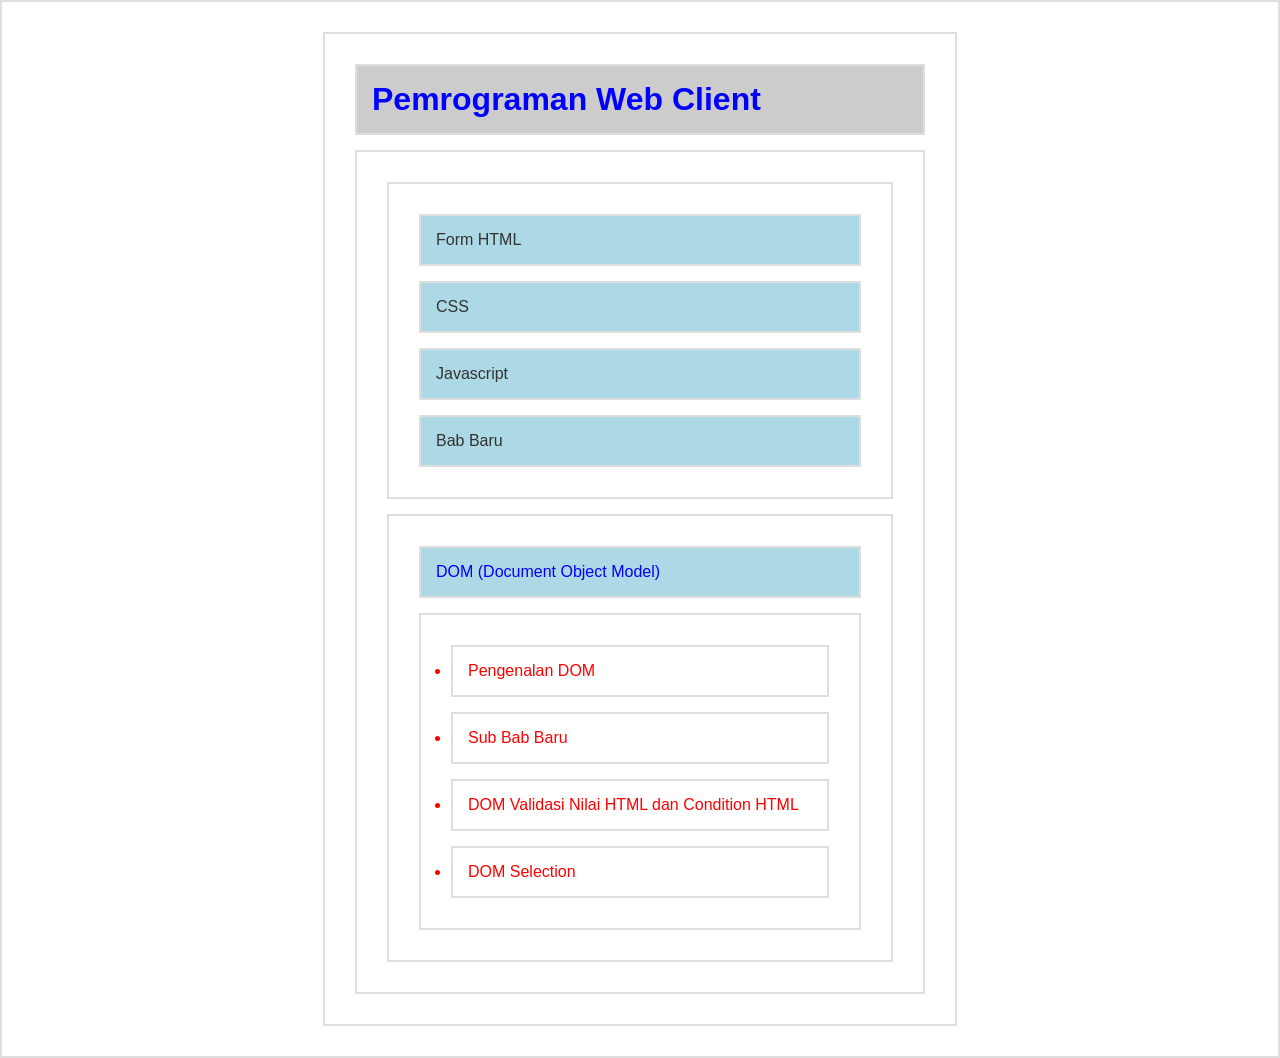
<file: domSelectionMod.html>
<!DOCTYPE html>
<html lang="en">

<head>
    <meta charset="UTF-8">
    <meta name="viewport" content="width=device-width, initial-scale=1.0">
    <title>Latihan - Dom Selection</title>
    <style>
        * {
            border: 2px solid #dedede;
            padding: 15px;
            margin: 15px;
        }

        html {
            margin: 0;
            padding: 0;
        }

        body {
            max-width: 600px;
            margin: 30px auto;
            font-family: sans-serif;
            color: #333;
        }
    </style>
</head>

<body>
    <h1 id="judul">PWC</h1>
    <div id="container">
        <section id="a">
            <p class="p1">Form HTML</p>
            <p class="p2">CSS</p>
            <p class="p3">Javascript</p>
        </section>
        <section id="b">
            <p class="p4">DOM (Document Object Model)</p>
            <ul id="p5">
                <li>Pengenalan DOM</li>
                <li>DOM Validasi Nilai HTML dan Condition HTML</li>
                <li>DOM Selection</li>
            </ul>
        </section>
    </div>
    <script src="scriptMod.js"></script>
</body>

</html>
</file>
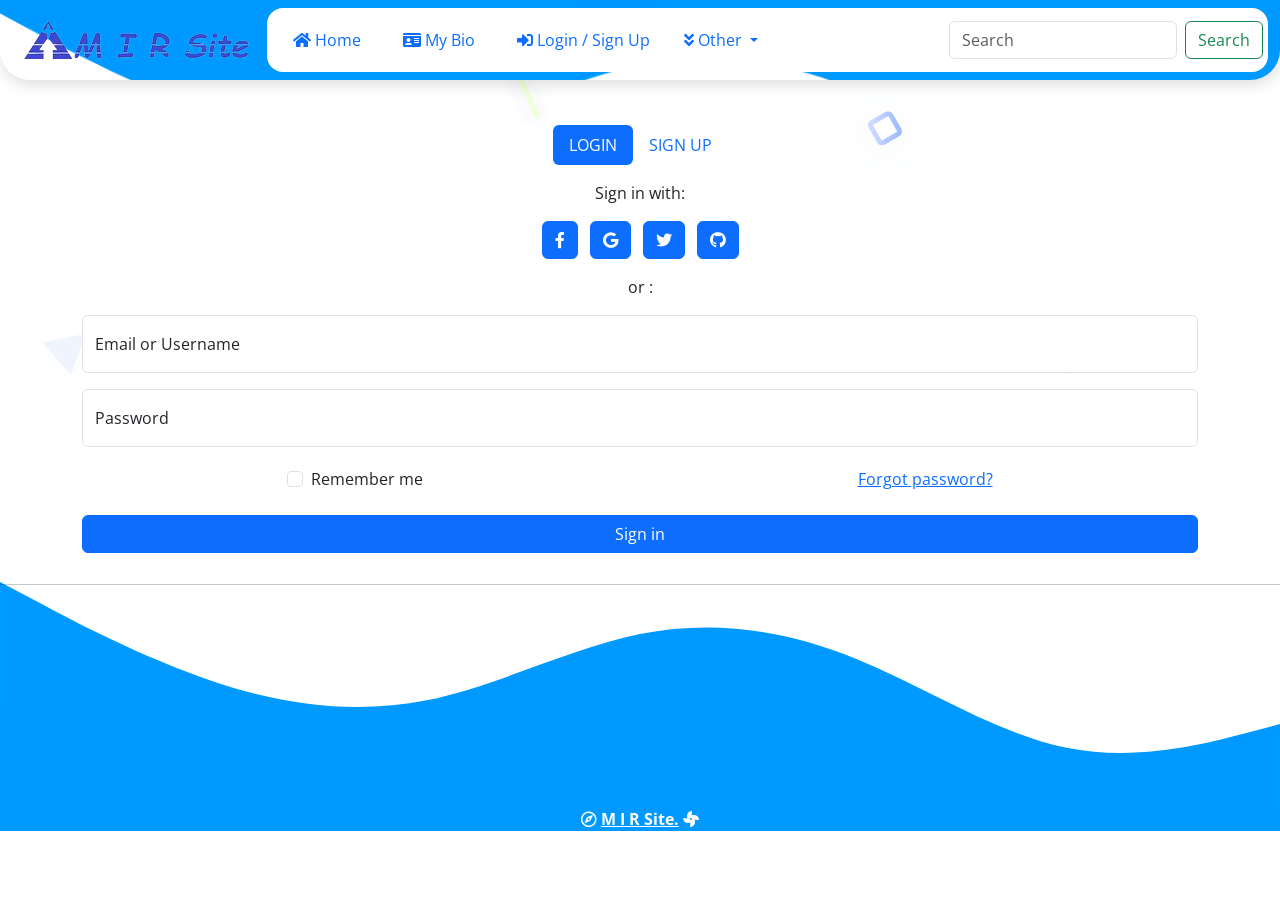
<file: logsign.html>
<!doctype html>
<html lang="en">

<head>
    <!-- Required meta tags -->
    <meta charset="utf-8">
    <meta name="viewport" content="width=device-width, initial-scale=1">
    <link rel="preconnect" href="https://fonts.gstatic.com">
    <link href="https://fonts.googleapis.com/css2?family=Open+Sans&display=swap" rel="stylesheet">
    <!-- Font Awesome -->
    <link href="https://cdnjs.cloudflare.com/ajax/libs/font-awesome/5.15.1/css/all.min.css" rel="stylesheet" />
    <!-- Bootstrap CSS -->
    <link href="https://cdn.jsdelivr.net/npm/bootstrap@5.0.0-beta3/dist/css/bootstrap.min.css" rel="stylesheet"
        integrity="sha384-eOJMYsd53ii+scO/bJGFsiCZc+5NDVN2yr8+0RDqr0Ql0h+rP48ckxlpbzKgwra6" crossorigin="anonymous">
    <!-- Style CSS -->
    <link rel="stylesheet" href="style.css">
    <title>Login / Sign - MIR Site</title>
    <!--fav-icon-->
    <link rel="shortcut icon" href="image/faviconsm.png" />

</head>

<body>
    <!-- navbar -->
    <nav class="navbar fixed-top navbar-expand-lg navbar-light bg-primary"
        style="background-image: url(image/waveup.png);background-size: cover;box-shadow: 1px 5px 15px rgba(0, 0, 0, 0.13);border-radius: 0 0 30px 30px;">

        <div class="container-fluid">
            <a class="navbar-brand" href="index.html">
                <img src="image/logo.png" alt="logoku">
            </a>
            <button class="navbar-toggler" type="button" data-bs-toggle="collapse"
                data-bs-target="#navbarSupportedContent" aria-controls="navbarSupportedContent" aria-expanded="false"
                aria-label="Toggle navigation">
                <span class="navbar-toggler-icon"></span>
            </button>
            <div class="collapse navbar-collapse" id="navbarSupportedContent"
                style="background-color: rgb(255, 255, 255); border-radius: 16px; padding: 5px;">
                <ul class="navbar-nav me-auto mb-2 mb-lg-0">
                    <li class="nav-item">
                        <a class="nav-link active" href="index.html" aria-current="page">
                            <button type="button" class="btn btn-outline-primary "><i class="fas fa-home"></i>
                                Home</button></a>
                    </li>
                    <li class="nav-item">
                        <a class="nav-link" href="bio.html">
                            <button type="button" class="btn btn-outline-primary "><i class="fas fa-id-card"></i> My
                                Bio</button>
                        </a>
                    </li>
                    <li class="nav-item">
                        <a class="nav-link" href="logsign.html">
                            <button type="button" class="btn btn-outline-primary "><i class="fas fa-sign-in-alt"></i>
                                Login / Sign Up</button>
                        </a>
                    </li>

                    <li class="nav-item dropdown" style="padding-top: 8px;">
                        <a class="btn btn-outline-primary dropdown-toggle" role="button" id="dropdownMenuLink"
                            data-bs-toggle="dropdown" aria-expanded="false">
                            <i class="fas fa-angle-double-down"></i> Other
                        </a>
                        <ul class="dropdown-menu" aria-labelledby="navbarDropdown"
                            style="box-shadow: 1px 10px 10px 5px rgba(0, 0, 0, 0.15);">
                            <li><a class="dropdown-item" href="domSelection.html">Praktik - Dom Selection</a></li>
                            <li><a class="dropdown-item" href="domSelectionMod.html">Latihan - Dom Selection</a></li>
                        </ul>
                    </li>
                </ul>

                <form class="d-flex">
                    <input class="form-control me-2" type="search" placeholder="Search" aria-label="Search">
                    <button class="btn btn-outline-success" type="submit">Search</button>
                </form>

            </div>
        </div>
    </nav>

    <!-- konten -->

    <div class="container overflow-visible">
        <div class="row" style="padding-top: 100px;margin-top: calc(var(--bs-gutter-y) * -1);">
            <div class="col " style="padding-top: 25px;padding-bottom: 15px;">

                <ul class=" nav nav-pills mb-3 justify-content-center " id="pills-tab" role="tablist">
                    <li class="nav-item" role="presentation">
                        <button class="nav-link active btn-block" id="pills-home-tab" data-bs-toggle="pill"
                            data-bs-target="#pills-home" type="button" role="tab" aria-controls="pills-home"
                            aria-selected="true">LOGIN</button>
                    </li>
                    <li class="nav-item" role="presentation">
                        <button class="nav-link btn-block" id="pills-profile-tab" data-bs-toggle="pill"
                            data-bs-target="#pills-profile" type="button" role="tab" aria-controls="pills-profile"
                            aria-selected="false">SIGN UP</button>
                    </li>

                </ul>
                <div class="tab-content" id="pills-tabContent">

                    <!-- jika login -->
                    <div class="tab-pane fade show active" id="pills-home" role="tabpanel"
                        aria-labelledby="pills-home-tab">

                        <form action="index.html" target="_blank" class="needs-validation" novalidate>
                            <div class="text-center mb-3">
                                <p>Sign in with:</p>
                                <a href="https://id-id.facebook.com/login/web/" target="_blank"><button type="button"
                                        class="btn btn-primary btn-floating mx-1">
                                        <i class="fab fa-facebook-f"></i>
                                    </button></a>

                                <a href="https://accounts.google.com/servicelogin" target="_blank"><button type="button"
                                        class="btn btn-primary btn-floating mx-1">
                                        <i class="fab fa-google"></i>
                                    </button></a>

                                <a href="https://twitter.com/login" target="_blank"><button type="button"
                                        class="btn btn-primary btn-floating mx-1">
                                        <i class="fab fa-twitter"></i>
                                    </button></a>

                                <a href="https://github.com/login" target="_blank"><button type="button"
                                        class="btn btn-primary btn-floating mx-1">
                                        <i class="fab fa-github"></i>
                                    </button></a>
                            </div>

                            <p class="text-center">or :</p>
                            <div class="form-floating mb-3">

                                <input type="email" class="form-control" id="floatingInput validationCustom01"
                                    placeholder="name@example.com" required>
                                <div class="invalid-feedback">
                                    Please enter your email or username
                                </div>
                                <label class="form-label" for="floatingInput validationCustom01">Email or
                                    Username</label>
                            </div>


                            <div class="form-floating">
                                <input type="password" class="form-control"
                                    id="myInput floatingPassword validationCustom02" placeholder="Password" required>
                                <div class="invalid-feedback">
                                    Please enter the password
                                </div>
                                <label for="floatingPassword">Password</label>
                            </div>

                            <!-- Checkbox -->
                            <div class="row mb-4">
                                <div class="col-md-6 d-flex justify-content-center " style="margin-top: 20px;">

                                    <div class="form-check mb-3 mb-md-0">
                                        <input class="form-check-input" type="checkbox" value="">
                                        <label  > Remember me </label>
                                        
                                    </div>
                                </div>

                                <div class="col-md-6 d-flex justify-content-center" style="margin-top: 20px;">
                                    <!-- Simple link -->
                                    <a href="">Forgot password?</a>
                                </div>
                            </div>

                            <div class="text-center d-grid gap-2">
                                <button type="submit" class="btn btn-primary">Sign in</button>
                            </div>
                        </form>
                    </div>



                    <!-- jika register -->
                    <div class="tab-pane fade" id="pills-profile" role="tabpanel" aria-labelledby="pills-profile-tab">
                        <form action="index.html" target="_blank" class="needs-validation" novalidate>
                            <div class="text-center mb-3">
                                <p>Sign up with:</p>
                                <a href="https://id-id.facebook.com/login/web/" target="_blank"><button type="button"
                                        class="btn btn-primary btn-floating mx-1">
                                        <i class="fab fa-facebook-f"></i>
                                    </button></a>

                                <a href="https://accounts.google.com/servicelogin" target="_blank"><button type="button"
                                        class="btn btn-primary btn-floating mx-1">
                                        <i class="fab fa-google"></i>
                                    </button></a>

                                <a href="https://twitter.com/login" target="_blank"><button type="button"
                                        class="btn btn-primary btn-floating mx-1">
                                        <i class="fab fa-twitter"></i>
                                    </button></a>

                                <a href="https://github.com/login" target="_blank"><button type="button"
                                        class="btn btn-primary btn-floating mx-1">
                                        <i class="fab fa-github"></i>
                                    </button></a>
                            </div>

                            <p class="text-center">or :</p>


                            <div class="form-floating mb-3">

                                <input type="text" class="form-control" id="floatingInput validationCustom01"
                                    placeholder="name@example.com" required>
                                <div class="invalid-feedback">
                                    Please enter your full name
                                </div>
                                <label class="form-label" for="floatingInput validationCustom01">Full Name</label>
                            </div>






                            <div class="form-floating mb-3">


                                <input type="text" class="form-control" id="floatingInput validationCustom01"
                                    placeholder="name@example.com" required>
                                <label class="form-label" for="floatingInput validationCustom01">Username</label>
                                <div class="invalid-feedback">
                                    Please enter your username
                                </div>


                            </div>

                            <div class="form-floating mb-3">

                                <input type="email" class="form-control" id="floatingInput validationCustom01"
                                    placeholder="name@example.com" required>
                                <div class="invalid-feedback">
                                    Please enter your email address
                                </div>
                                <label class="form-label" for="floatingInput validationCustom01">Email Address</label>
                            </div>

                            <div class="form-floating mb-3">

                                <input type="password" class="form-control" id="floatingInput validationCustom01"
                                    placeholder="name@example.com" required>
                                <div class="invalid-feedback">
                                    Please enter your password
                                </div>
                                <label class="form-label" for="floatingInput validationCustom01">Password</label>
                            </div>

                            <div class="form-floating mb-3">

                                <input type="password" class="form-control" id="floatingInput validationCustom01"
                                    placeholder="name@example.com" required>
                                <div class="invalid-feedback">
                                    Please enter your repeat password
                                </div>
                                <label class="form-label" for="floatingInput validationCustom01">Repeat Password</label>
                            </div>


                            <div class="row mb-4">
                                <div class="col-md d-flex justify-content-center " style="margin-top: 20px;">
                                    <!-- Checkbox -->
                                    <div class="form-check mb-3 mb-md-0">
                                        <input class="form-check-input" type="checkbox" value="" id="invalidCheck"
                                            required>
                                        <label class="form-check-label" for="invalidCheck"> I have read and agree to the
                                            terms </label>
                                        <div class="invalid-feedback">
                                            You must agree before submitting.
                                        </div>
                                    </div>
                                </div>


                            </div>


                            <!-- Button trigger modal -->
                            <div class="text-center d-grid gap-2">
                                <button type="submit" class="btn btn-primary" data-bs-toggle="modal"
                                    data-bs-target="#exampleModal">Sign Up</button>
                            </div>
                            <!-- untuk ini belums sempurna validasi, jika benar maka akan menampilkan pop up -->
                            <!-- Modal -->
                            <div class="modal fade" id="exampleModal" tabindex="-1" aria-labelledby="exampleModalLabel"
                                aria-hidden="true">
                                <div class="modal-dialog">
                                    <div class="modal-content">
                                        <div class="modal-header">
                                            <h5 class="modal-title" id="exampleModalLabel">Registration Notification
                                            </h5>
                                            <button type="button" class="btn-close" data-bs-dismiss="modal"
                                                aria-label="Close"></button>
                                        </div>
                                        <div class="modal-body">
                                            <p>Press <a role="button" class="btn btn-primary popover-test"
                                                    data-bs-content="Popover body content is set in this attribute.">Ok</a>
                                                to continue</p>
                                        </div>

                                        <div class="modal-body">
                                            <p>Press <a role="button" class="btn btn-secondary popover-test"
                                                    data-bs-content="Popover body content is set in this attribute.">Back</a>
                                                to go back</p>
                                            <p class="fst-italic font-monospace fs-6 text-decoration-underline"> Check
                                                and complete if there is a filling error</p>
                                        </div>


                                        <div class="modal-footer">
                                            <button type="button" class="btn btn-secondary"
                                                data-bs-dismiss="modal">Back</button>
                                            <a href="index.html"> <button type="button"
                                                    class="btn btn-primary">Ok</button></a>

                                        </div>




                                    </div>
                                </div>
                            </div>







                        </form>

                        <!-- scriptnya validasi form-->
                        <script>
                            // Example starter JavaScript for disabling form submissions if there are invalid fields
                            (function () {
                                'use strict'

                                // Fetch all the forms we want to apply custom Bootstrap validation styles to
                                var forms = document.querySelectorAll('.needs-validation')

                                // Loop over them and prevent submission
                                Array.prototype.slice.call(forms)
                                    .forEach(function (form) {
                                        form.addEventListener('submit', function (event) {
                                            if (!form.checkValidity()) {
                                                event.preventDefault()
                                                event.stopPropagation()
                                            }

                                            form.classList.add('was-validated')
                                        }, false)
                                    })
                            })()
                        </script>

                    </div>
                </div>
            </div>
        </div>
    </div>


    <hr>
    <svg xmlns="http://www.w3.org/2000/svg" viewBox="0 0 1440 320" style="margin-top: -76px;">
        <path fill="#0099ff" fill-opacity="1"
            d="M0,64L40,85.3C80,107,160,149,240,176C320,203,400,213,480,197.3C560,181,640,139,720,122.7C800,107,880,117,960,149.3C1040,181,1120,235,1200,250.7C1280,267,1360,245,1400,234.7L1440,224L1440,320L1400,320C1360,320,1280,320,1200,320C1120,320,1040,320,960,320C880,320,800,320,720,320C640,320,560,320,480,320C400,320,320,320,240,320C160,320,80,320,40,320L0,320Z">
        </path>
    </svg>
    <!-- footer akhir -->
    <footer>
        <p class="text-center" style="background-color: #0099ff;color: #fff;margin-bottom: 0rem;margin-top: -2px;"><i
                class="far fa-compass fa-spin"></i> <b><u>M I R Site.</i></u></b> <i class="fas fa-fan fa-spin"></i></p>

    </footer>

    <script src="https://cdn.jsdelivr.net/npm/bootstrap@5.0.0-beta3/dist/js/bootstrap.bundle.min.js"
        integrity="sha384-JEW9xMcG8R+pH31jmWH6WWP0WintQrMb4s7ZOdauHnUtxwoG2vI5DkLtS3qm9Ekf" crossorigin="anonymous">
    </script>
    <script>
        var tooltipTriggerList = [].slice.call(document.querySelectorAll('[data-bs-toggle="tooltip"]'))
        var tooltipList = tooltipTriggerList.map(function (tooltipTriggerEl) {
            return new bootstrap.Tooltip(tooltipTriggerEl)
        })
    </script>
    
</body>

</html>
</file>
<file: style.css>
.btn:hover {
    background-color: #5a76fd;
    color: #fff;
    box-shadow: 5px 10px 30px rgba(90, 118, 253, 0.5);
    transition: all ease 0.2s;
}
@import url('https://fonts.googleapis.com/css2?family=Open+Sans&display=swap');

body {
    background-image: url(image/bgbody.png);
    font-family: 'Open Sans', sans-serif;
}

.card {
    border-radius: 15px;
}

.tulis {
    color: #333;
    background: white;
    text-shadow: 4px 3px 0px #fff, 9px 8px 0px rgba(0,0,0,0.15);
}

/* Back to Top Pure CSS by igniel.com */
html {
    scroll-behavior: smootzh;
}

.ignielToTop {
    width: 50px;
    height: 50px;
    position: fixed;
    bottom: 20px;
    right: 30px;
    z-index: 99;
    cursor: pointer;
    border-radius: 100px;
    transition: all .5s;
    background: #0d6efd url("data:image/svg+xml,%3Csvg viewBox='0 0 24 24' xmlns='http://www.w3.org/2000/svg'%3E%3Cpath d='M7.41,15.41L12,10.83L16.59,15.41L18,14L12,8L6,14L7.41,15.41Z' fill='%23fff'/%3E%3C/svg%3E") no-repeat center center;
}

.ignielToTop:hover {
    background: #e80d0d url("data:image/svg+xml,%3Csvg viewBox='0 0 24 24' xmlns='http://www.w3.org/2000/svg'%3E%3Cpath d='M7.41,15.41L12,10.83L16.59,15.41L18,14L12,8L6,14L7.41,15.41Z' fill='%23fff'/%3E%3C/svg%3E") no-repeat center center;
}

.btn-outline-primary {
    
    border-color: #fff;
}

button {
    position: relative;
    color: #ff0000;
    text-decoration: none;
}

button:hover {
    color: #ff0000;
}

button:before {
    content: "";
    position: absolute;
    width: 100%;
    height: 2px;
    bottom: 0;
    left: 0;
    background-color: #ff0000;
    visibility: hidden;
    -webkit-transform: scaleX(0);
    transform: scaleX(0);
    -webkit-transition: all 0.3s ease-in-out 0s;
    transition: all 0.3s ease-in-out 0s;
}

button:hover:before {
    visibility: visible;
    -webkit-transform: scaleX(1);
    transform: scaleX(1);
}

@media(max-width:991px) {
    #navbarSupportedContent {
        box-shadow: rgba(0, 0, 0, 0.15) 1px 10px 10px 5px;
    }
}
@media(max-width:690px) {
    .ignielToTop{
        visibility: hidden;
    }
}
</file>
